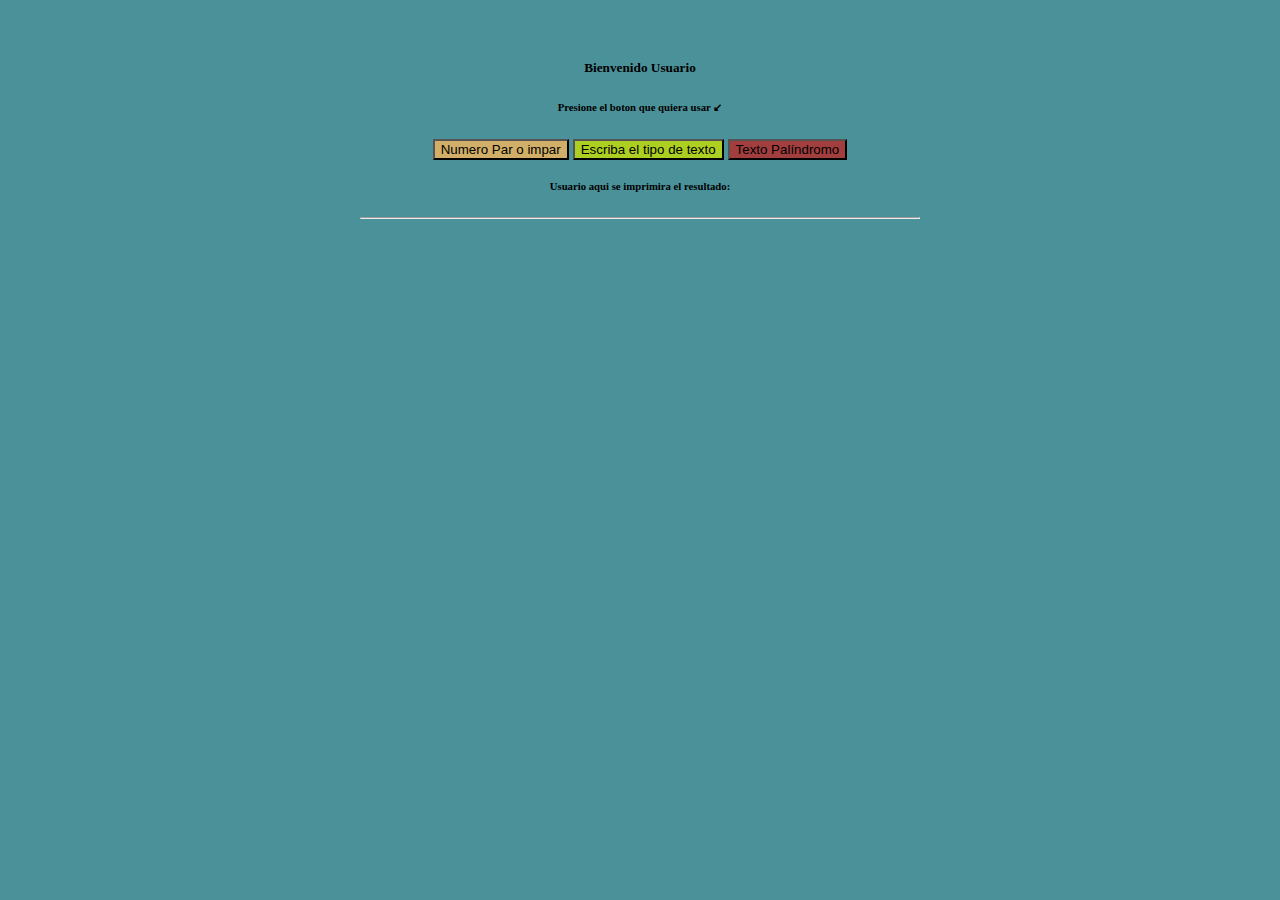
<file: Tarea03/index.html>
<!DOCTYPE html>
<html lang="en">

<head>
    <meta charset="UTF-8">
    <meta http-equiv="X-UA-Compatible" content="IE=edge">
    <meta name="viewport" content="width=device-width, initial-scale=1.0">
    <title>Tarea 3 William Cubero</title>
    <script src="nav.js"></script>
    <link href="https://cdn.jsdelivr.net/npm/bootstrap@5.3.0-alpha1/dist/css/bootstrap.min.css" rel="stylesheet"
        integrity="sha384-GLhlTQ8iRABdZLl6O3oVMWSktQOp6b7In1Zl3/Jr59b6EGGoI1aFkw7cmDA6j6gD" crossorigin="anonymous">

</head>








<body style="background-color: #4b919a;">

    <section>
        <center>
            <div class=" nav-item card  w-50 bg-dark-subtle" style="margin-top: 60px  ">
                <div class=" nav-item card-header">
                    <h5 style="text-align: center;">Bienvenido Usuario</h5>
                </div>
                <div class=" nav-item card-body">
                    <blockquote class="blockquote mb-0" style="text-align: center;">

                        <h6>Presione el boton que quiera usar ↙</h6>


                        <!--Boton que se encarga de pasar como parámetro un número entero y 
                     devuelve como resultado una cadena de texto que indica si el número es par o impar-->

                        <button class="nav-item"  style="background-color: rgb(210, 175, 104);" onclick="parImpar()">Numero Par o impar</button>
                        <!--__________________________________________________________________________________________-->


                        <!--Boton con funcionalidad de clickeo y 
                     da la función que muestra información sobre una cadena de texto que se le pasa como argumento--->

                        <button class="nav-item" style="background-color: rgb(172, 207, 34);" onclick="tipoTexto()">Escriba el tipo de
                            texto</button>

                        <!--__________________________________________________________________________________________-->


                        <!--Boton con funcionalidad de clickeo y 
                     da la función que muestra información sobre una cadena de texto que se le pasa como argumento--->

                        <button class="nav-item"  style="background-color: rgb(162, 62, 62);" onclick="esPalindromo()">Texto Palíndromo</button>
                        <!--__________________________________________________________________________________________-->

                        <center>
                            <div class=" nav-item card text-center bg-body-secondary" style="width: 35rem;  margin-top: 20px ">
                                <div class="card-body">
                                    <div>
                                        <h6 class="nav-item " style="margin-top: 5px">Usuario aqui se imprimira el resultado:
                                        </h6>

                                        <p id="resultado"></p>
                                        <hr class="border-bottom border-1 border-dark " style="margin-top: 10px;">

                                        <!--__________________________________________________________________________________________-->

                                    </div>

                                </div>
                            </div>
                        </center>
                        <br>
                        <br>
                        <br>
                    </blockquote>
                </div>
            </div>
        </center>
    </section>
</body>
</html>
</file>
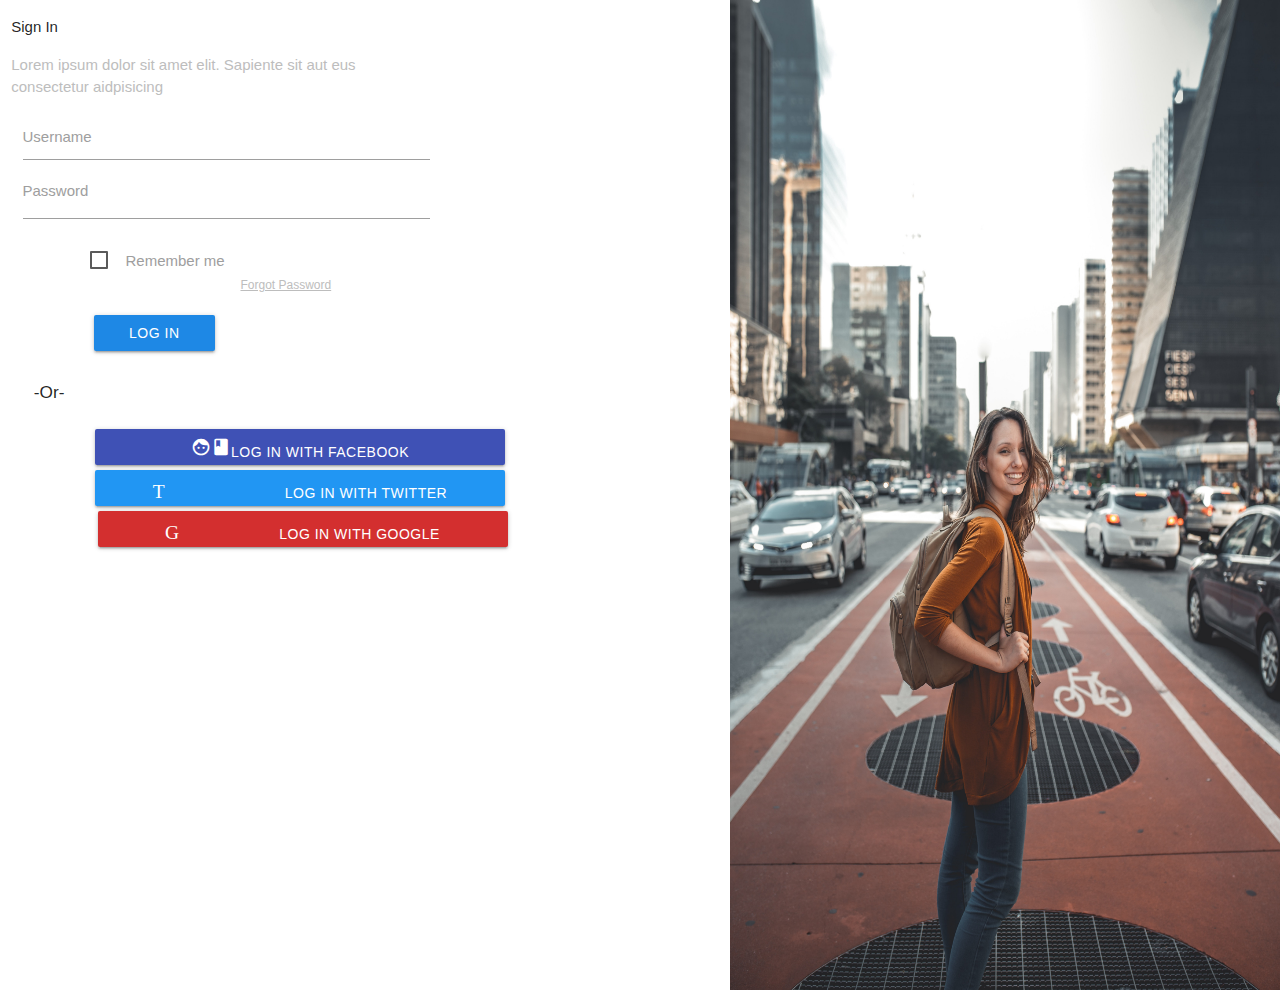
<file: Login_Homework/Login.html>
<!DOCTYPE html>
<html lang="en">
<head>
    <meta charset="UTF-8">
    <meta http-equiv="X-UA-Compatible" content="IE=edge">
    <meta name="viewport" content="width=device-width, initial-scale=1.0">
    <link rel="stylesheet" href="/Login_Homework/css/Login.css">
    <link href="https://cdn.jsdelivr.net/npm/bootstrap@5.3.0-alpha1/dist/css/bootstrap.min.css" rel="stylesheet" integrity="sha384-GLhlTQ8iRABdZLl6O3oVMWSktQOp6b7In1Zl3/Jr59b6EGGoI1aFkw7cmDA6j6gD" crossorigin="anonymous">
    <link rel="stylesheet" href="https://cdnjs.cloudflare.com/ajax/libs/materialize/1.0.0/css/materialize.min.css">
    <link href="https://fonts.googleapis.com/icon?family=Material+Icons" rel="stylesheet">
    <title>Login Homework</title>
</head>
<body>
    <div class="leftside">
        <div class="row">
            <div class="col col-md-3"></div>
            <div class="col col-md-6 mt-5">
                <form method="post" id="registro">
                    <p class="fw-bold fs-4">Sign In</p>
                    <p class="grey-text text-lighten-1" style="width: 400px;">Lorem ipsum dolor sit amet elit. Sapiente sit aut eus consectetur aidpisicing</p>
                    <div class="input-field col 16 col-m6 "style="width: 430px; margin: 0;">
                        <input type="text" name="Users" id="Users">
                        <label for="Users">Username</label>
                    </div>
                    <div class="input-field col 16 col-m6" style="width: 430px; margin: 0;">
                        <input type="password" name="passwords" id="pass" style="margin-top: 5px;">
                        <label for="pass">Password</label>
                    </div>
                </form>
            </div>
            <div class="col col-md-3"></div>
        </div>
        <div class="row">
            <div class="col col-md-2"></div>
            <div class="col col-md-10">
                <form style="padding-left: 15%;">
                    <label>
                        <input type="checkbox" name="remember me" style="width: 40px;">
                        <span>Remember me</span>
                        <a href="#" id="FP"class="grey-text text-lighten-1 right-align" >Forgot Password</a>
                    </label>
                </form>
                
            </div>
        </div>
        <div class="row center-align">
            <div class="col col-md-2"></div>
            <div class="col col-md-10">
                <a class=" btn blue darken-1" style="width: 85%; margin-left: 60px;">Log In </a>
            </div>
        </div>
        <div class="row right-align">
            <div class="col col-md-4"></div>
            <div class="col col-md-4">
                <h6>-Or-</h6>
            </div>
            <div class="col col-md-4"></div>
        </div>
        <div class="row center-align">
            <div class="col col-md-3"></div>
            <div class="col col-md-9 m-0">
                <a class="btn indigo" style="width: 410px;"><i class="material-icons">facebook</i>Log In with Facebook </a>
                <a class="btn blue" style="width: 410px; margin-top: 5px;"><i class="material-icons">Twitter</i>Log In with Twitter </a>
                <a class="btn red darken-2" style="width: 410px; margin-left: 5px; margin-top: 5px;"><i class="material-icons">Google</i>Log In with Google </a>
            </div>
        </div>
    </div>
    <div class="rightside">
        <img src="/Login_Homework/Images/Girl_Street.jpg" alt="girl" class="girl">
    </div>
    <script src="https://cdnjs.cloudflare.com/ajax/libs/materialize/1.0.0/js/materialize.min.js"></script>
    <script src="https://cdn.jsdelivr.net/npm/bootstrap@5.3.0-alpha1/dist/js/bootstrap.bundle.min.js" integrity="sha384-w76AqPfDkMBDXo30jS1Sgez6pr3x5MlQ1ZAGC+nuZB+EYdgRZgiwxhTBTkF7CXvN" crossorigin="anonymous"></script>
</body>
</html>
</file>
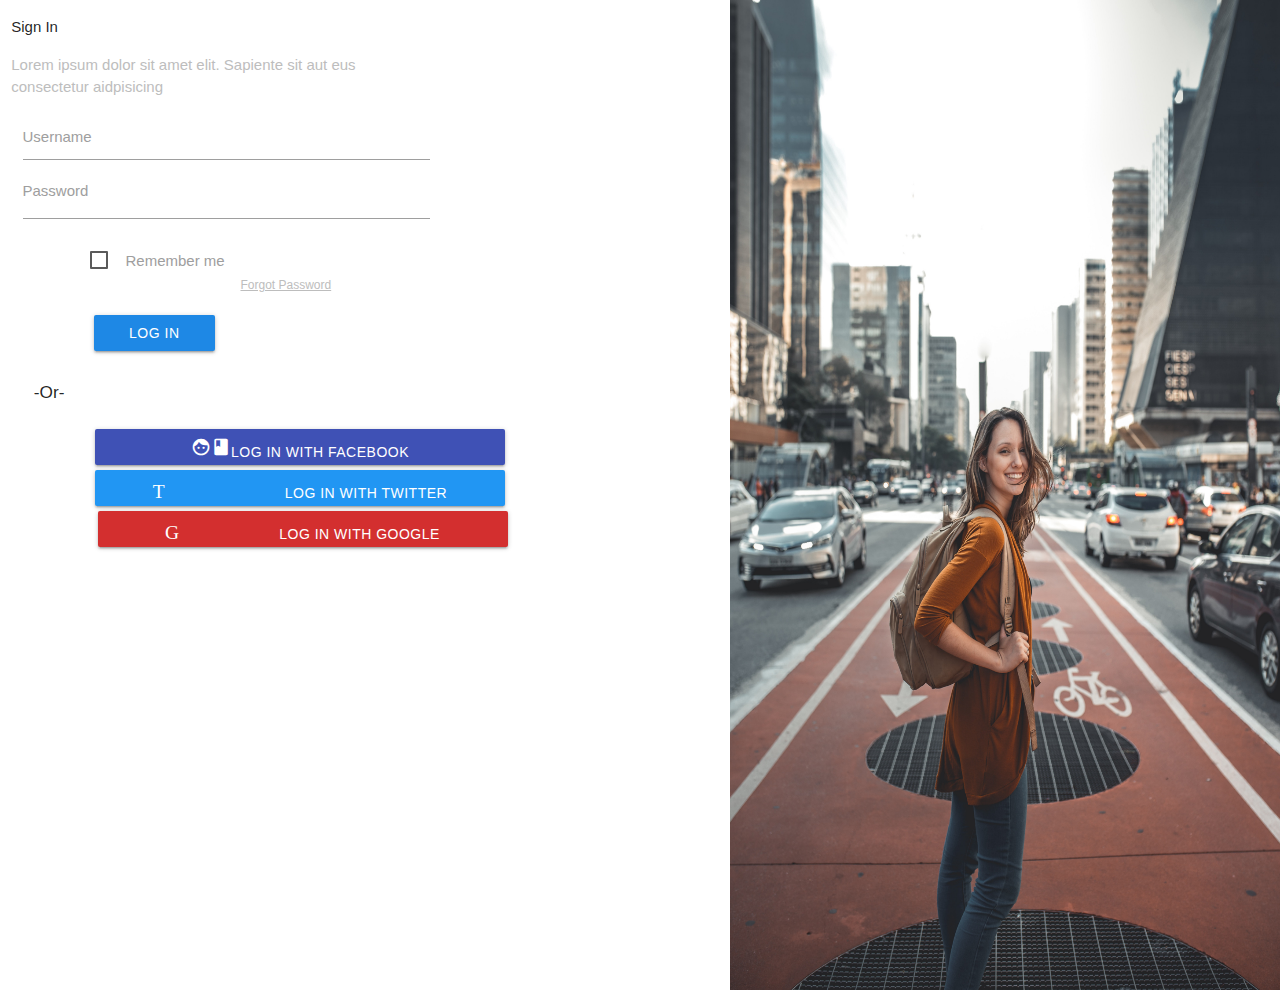
<file: Tarea 1/Login.html>
<!DOCTYPE html>
<html lang="en">
<head>
    <meta charset="UTF-8">
    <meta http-equiv="X-UA-Compatible" content="IE=edge">
    <meta name="viewport" content="width=device-width, initial-scale=1.0">
    <link rel="stylesheet" href="/Tarea 1/css/Login.css">
    <link href="https://cdn.jsdelivr.net/npm/bootstrap@5.3.0-alpha1/dist/css/bootstrap.min.css" rel="stylesheet" integrity="sha384-GLhlTQ8iRABdZLl6O3oVMWSktQOp6b7In1Zl3/Jr59b6EGGoI1aFkw7cmDA6j6gD" crossorigin="anonymous">
    <link rel="stylesheet" href="https://cdnjs.cloudflare.com/ajax/libs/materialize/1.0.0/css/materialize.min.css">
    <link href="https://fonts.googleapis.com/icon?family=Material+Icons" rel="stylesheet">
    <title>Login Homework</title>
</head>
<body>
    <div class="leftside">
        <div class="row">
            <div class="col col-md-3"></div>
            <div class="col col-md-6 mt-5">
                <form method="post" id="registro">
                    <p class="fw-bold fs-4">Sign In</p>
                    <p class="grey-text text-lighten-1" style="width: 400px;">Lorem ipsum dolor sit amet elit. Sapiente sit aut eus consectetur aidpisicing</p>
                    <div class="input-field col 16 col-m6 "style="width: 430px; margin: 0;">
                        <input type="text" name="Users" id="Users">
                        <label for="Users">Username</label>
                    </div>
                    <div class="input-field col 16 col-m6" style="width: 430px; margin: 0;">
                        <input type="password" name="passwords" id="pass" style="margin-top: 5px;">
                        <label for="pass">Password</label>
                    </div>
                </form>
            </div>
            <div class="col col-md-3"></div>
        </div>
        <div class="row">
            <div class="col col-md-2"></div>
            <div class="col col-md-10">
                <form style="padding-left: 15%;">
                    <label>
                        <input type="checkbox" name="remember me" style="width: 40px;">
                        <span>Remember me</span>
                        <a href="#" id="FP"class="grey-text text-lighten-1 right-align" >Forgot Password</a>
                    </label>
                </form>
                
            </div>
        </div>
        <div class="row center-align">
            <div class="col col-md-2"></div>
            <div class="col col-md-10">
                <a class=" btn blue darken-1" style="width: 85%; margin-left: 60px;">Log In </a>
            </div>
        </div>
        <div class="row right-align">
            <div class="col col-md-4"></div>
            <div class="col col-md-4">
                <h6>-Or-</h6>
            </div>
            <div class="col col-md-4"></div>
        </div>
        <div class="row center-align">
            <div class="col col-md-3"></div>
            <div class="col col-md-9 m-0">
                <a class="btn indigo" style="width: 410px;"><i class="material-icons">facebook</i>Log In with Facebook </a>
                <a class="btn blue" style="width: 410px; margin-top: 5px;"><i class="material-icons">Twitter</i>Log In with Twitter </a>
                <a class="btn red darken-2" style="width: 410px; margin-left: 5px; margin-top: 5px;"><i class="material-icons">Google</i>Log In with Google </a>
            </div>
        </div>
    </div>
    <div class="rightside">
        <img src="/Tarea 1/Images/Girl_Street.jpg" alt="girl" class="girl">
    </div>
    <script src="https://cdnjs.cloudflare.com/ajax/libs/materialize/1.0.0/js/materialize.min.js"></script>
    <script src="https://cdn.jsdelivr.net/npm/bootstrap@5.3.0-alpha1/dist/js/bootstrap.bundle.min.js" integrity="sha384-w76AqPfDkMBDXo30jS1Sgez6pr3x5MlQ1ZAGC+nuZB+EYdgRZgiwxhTBTkF7CXvN" crossorigin="anonymous"></script>
</body>
</html>
</file>
<file: Login_Homework/css/Login.css>
.leftside{
    background-color: white;
    height: 100vh;
    width: 600px;
    float: left;
}
.rightside{
    height: 100vh;
    width: 550px;
    margin: 0;
    float: right;
}
.girl{
    height: 110vh;
    width: 100%;
    float: right;
}
#FP{
    text-decoration: underline;
    margin-left: 150px;
}
</file>
<file: Tarea 1/css/Login.css>
.leftside{
    background-color: white;
    height: 100vh;
    width: 600px;
    float: left;
}
.rightside{
    height: 100vh;
    width: 550px;
    margin: 0;
    float: right;
}
.girl{
    height: 110vh;
    width: 100%;
    float: right;
}
#FP{
    text-decoration: underline;
    margin-left: 150px;
}
</file>
